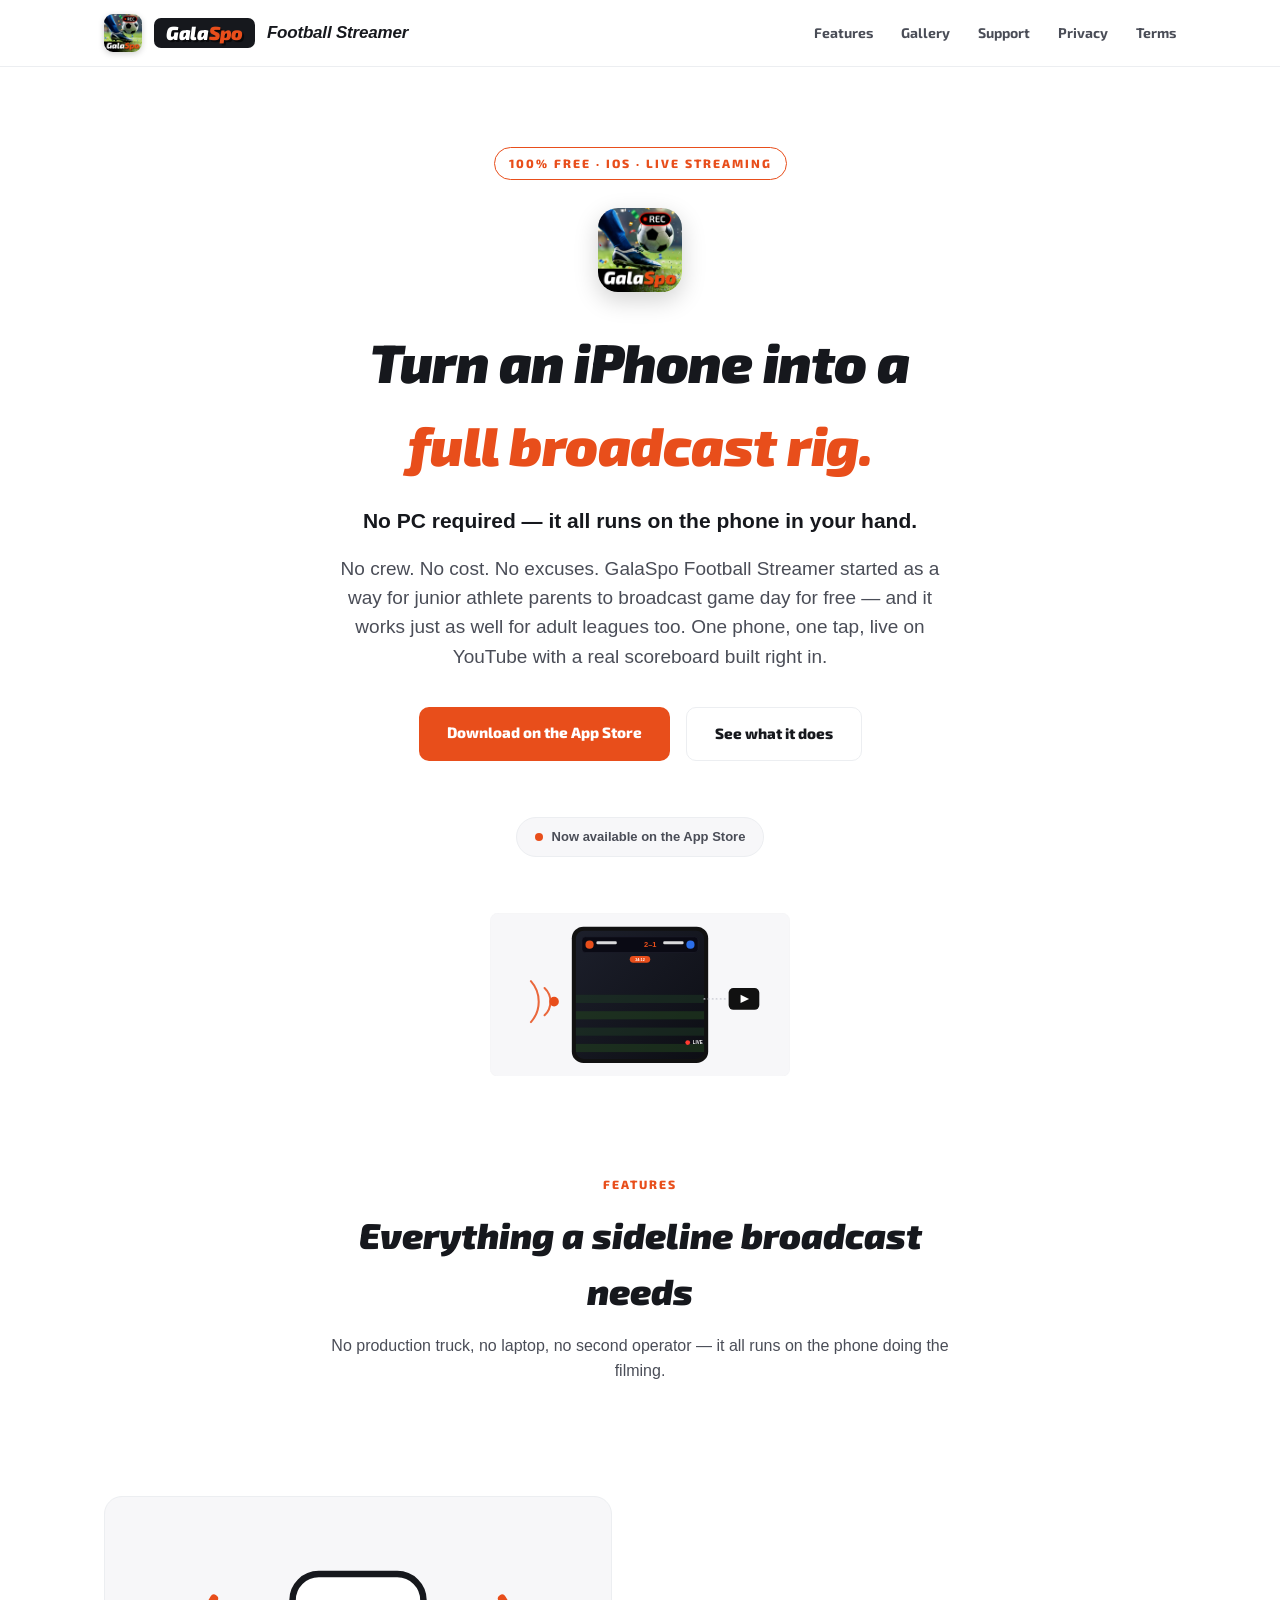
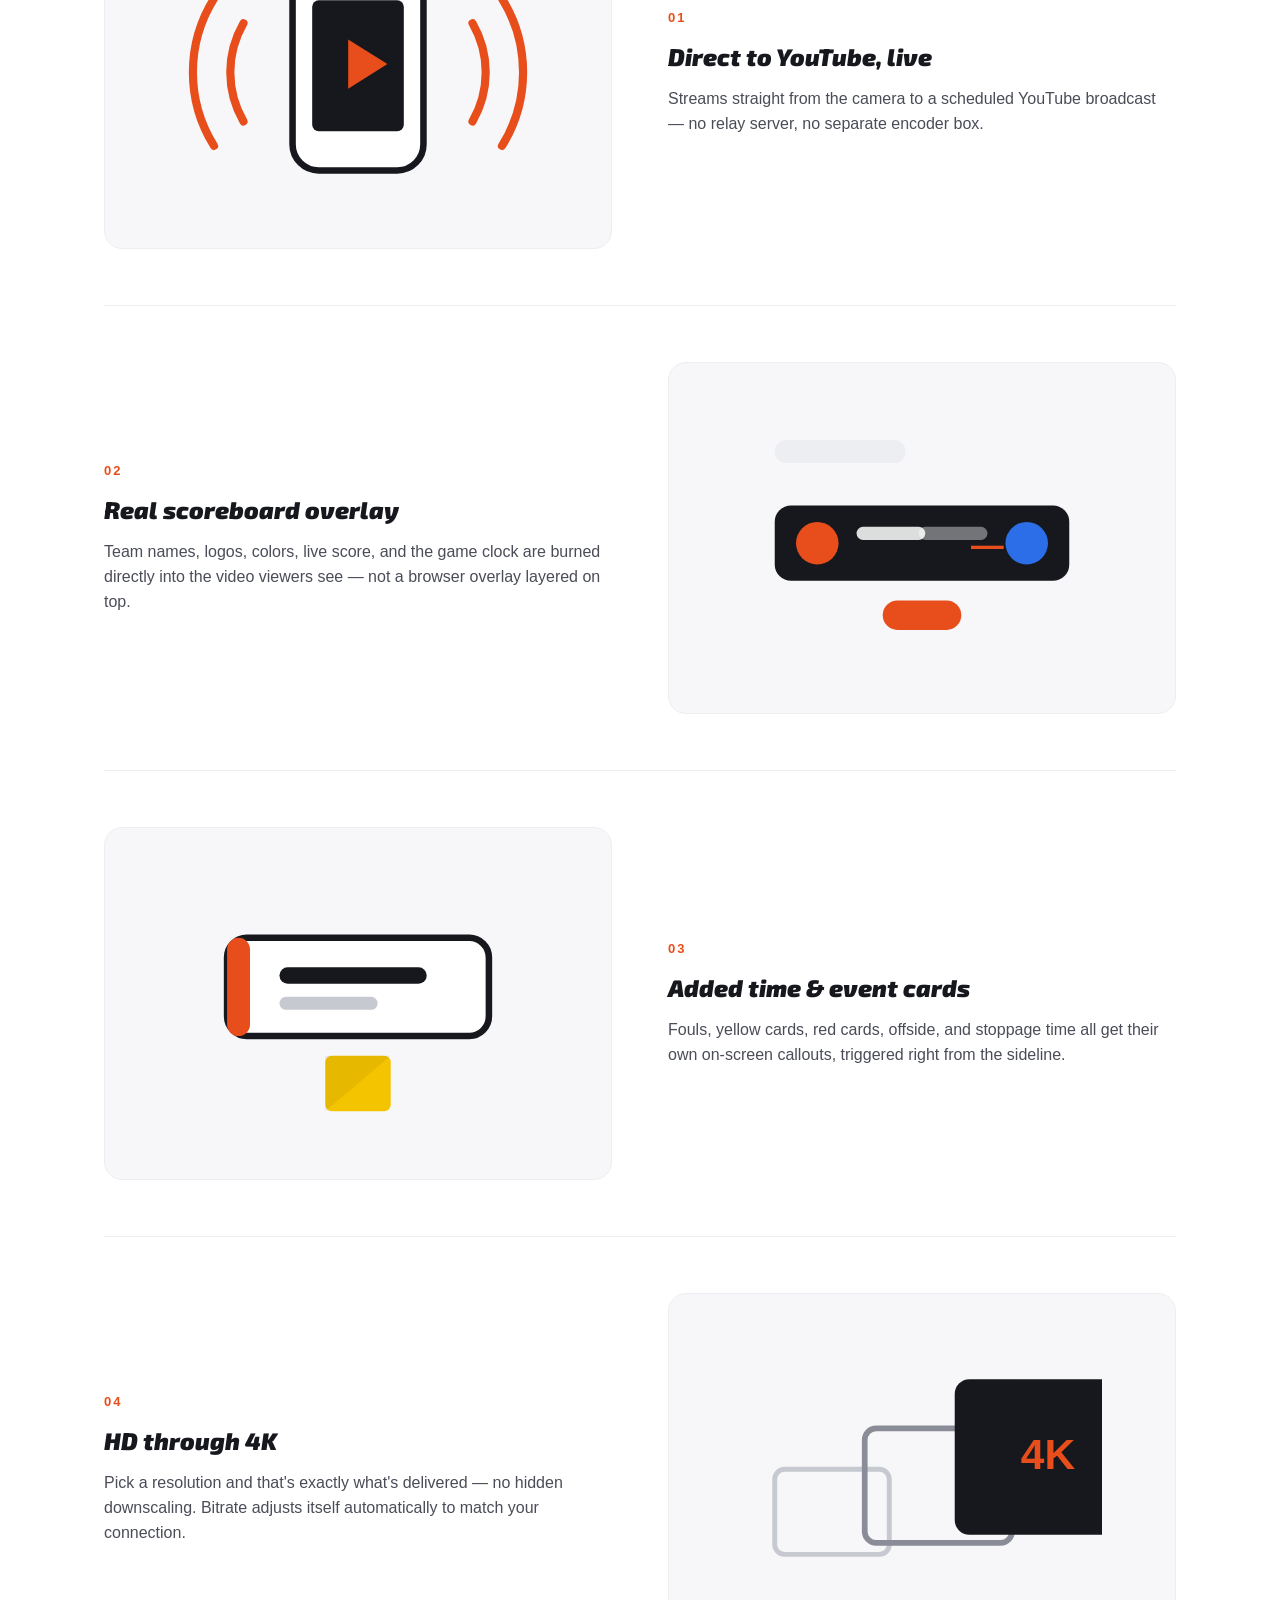
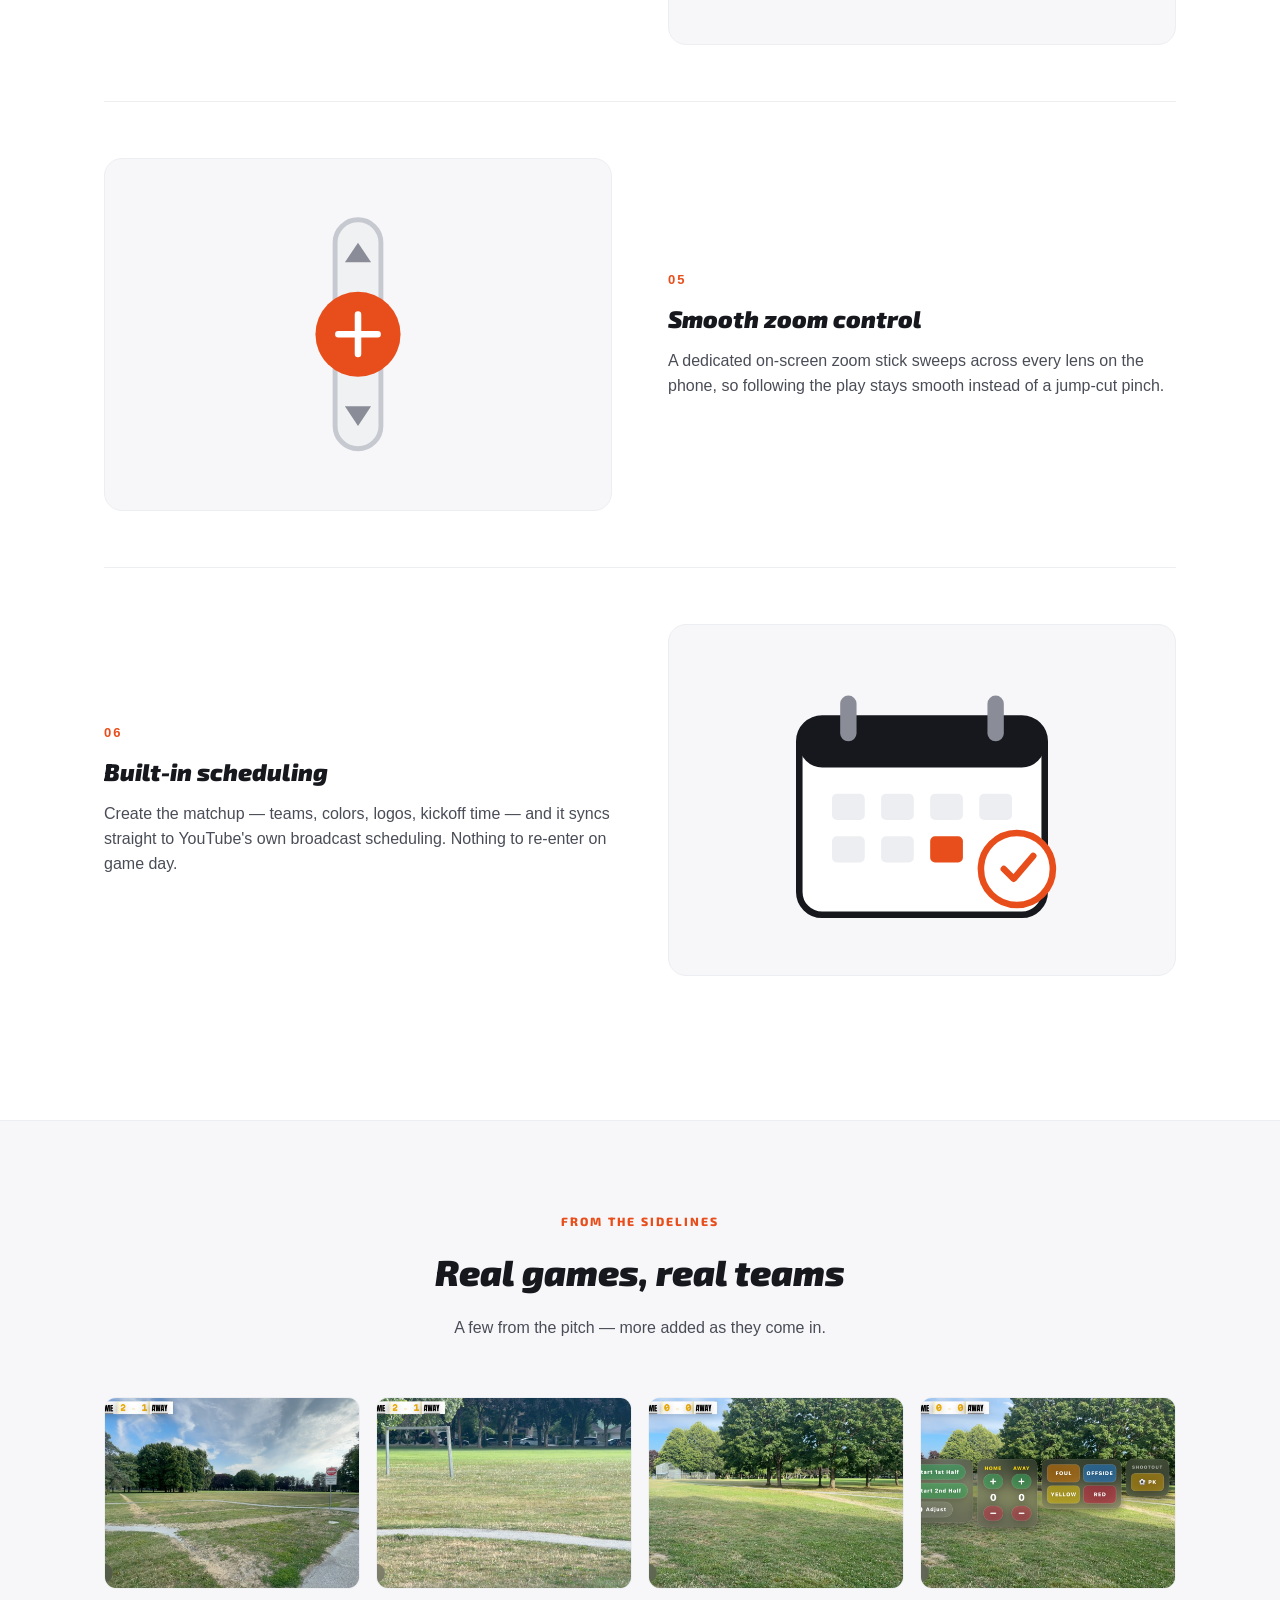
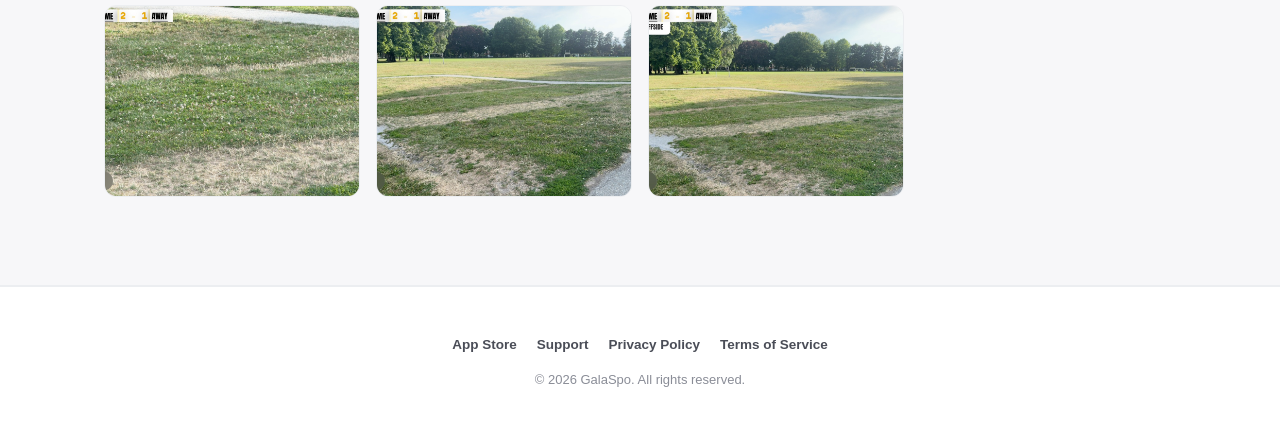
<file: index.html>
<!doctype html>
<html lang="en">
<head>
<meta charset="utf-8">
<meta name="viewport" content="width=device-width, initial-scale=1">
<meta name="color-scheme" content="only light">
<title>GalaSpo Football Streamer</title>
<meta name="description" content="GalaSpo Football Streamer is a free iPhone app that turns any phone into a full broadcast rig — live to YouTube with a real-time scoreboard overlay. Built for junior athlete parents, works great for adult leagues too.">
<meta property="og:site_name" content="GalaSpo Football Streamer">
<meta property="og:title" content="GalaSpo Football Streamer — Free Live Sports Broadcasting from an iPhone">
<meta property="og:description" content="GalaSpo Football Streamer is a free iPhone app that turns any phone into a full broadcast rig — live to YouTube with a real-time scoreboard overlay. Built for junior athlete parents, works great for adult leagues too.">
<meta property="og:type" content="website">
<meta property="og:url" content="https://stream.galaspo.com/">
<link rel="preconnect" href="https://fonts.googleapis.com">
<link rel="preconnect" href="https://fonts.gstatic.com" crossorigin>
<link href="https://fonts.googleapis.com/css2?family=Exo+2:ital,wght@0,700;0,900;1,900&display=swap" rel="stylesheet">
<link rel="icon" href="images/brand/favicon-32.png" sizes="32x32">
<link rel="icon" href="images/brand/favicon-16.png" sizes="16x16">
<link rel="apple-touch-icon" href="images/brand/favicon-180.png">
<link rel="stylesheet" href="styles.css">
<script type="application/ld+json">
{
  "@context": "https://schema.org",
  "@type": "MobileApplication",
  "name": "GalaSpo Football Streamer",
  "url": "https://stream.galaspo.com/",
  "operatingSystem": "iOS",
  "applicationCategory": "SportsApplication",
  "offers": { "@type": "Offer", "price": "0", "priceCurrency": "USD" },
  "installUrl": "https://apps.apple.com/ca/app/galaspo-football-streamer/id6788160697"
}
</script>
</head>
<body>

<header class="site">
  <nav class="site">
    <a class="brand" href="index.html" aria-label="GalaSpo Football Streamer home">
      <img class="app-icon" src="images/brand/app-icon-180.png" alt="GalaSpo Football Streamer app icon">
      <div class="logo-wordmark"><span class="gala">Gala</span><span class="spo">Spo</span></div>
      <span class="brand-suffix">Football Streamer</span>
    </a>
    <div class="links">
      <a href="#features">Features</a>
      <a href="#gallery">Gallery</a>
      <a href="support.html">Support</a>
      <a href="privacy.html">Privacy</a>
      <a href="terms.html">Terms</a>
    </div>
  </nav>
</header>

<section class="hero">
  <div class="wrap">
    <span class="eyebrow">100% Free · iOS · Live Streaming</span>
    <img class="hero-icon" src="images/brand/app-icon-180.png" alt="GalaSpo Football Streamer app icon">
    <h1>Turn an iPhone into a<br><span class="accent">full broadcast rig.</span></h1>
    <p class="punchline">No PC required — it all runs on the phone in your hand.</p>
    <p class="lead">
      No crew. No cost. No excuses. GalaSpo Football Streamer started as a way for junior athlete
      parents to broadcast game day for free — and it works just as well for adult
      leagues too. One phone, one tap, live on YouTube with a real scoreboard built
      right in.
    </p>
    <div class="cta-row">
      <a class="btn btn-primary" href="https://apps.apple.com/ca/app/galaspo-football-streamer/id6788160697">Download on the App Store</a>
      <a class="btn btn-secondary" href="#features">See what it does</a>
    </div>

    <div class="status-badge"><span class="status-dot"></span>Now available on the App Store</div>

    <div class="hero-image">
      <svg viewBox="0 0 880 480" xmlns="http://www.w3.org/2000/svg" role="img" aria-label="Phone broadcasting a live game with a scoreboard overlay">
        <defs>
          <linearGradient id="phoneScreen" x1="0" y1="0" x2="1" y2="1">
            <stop offset="0" stop-color="#1c1f2b"/>
            <stop offset="1" stop-color="#0d0e14"/>
          </linearGradient>
        </defs>
        <!-- backdrop card -->
        <rect x="0" y="0" width="880" height="480" rx="24" fill="#f7f7f9" stroke="#eceef1"/>
        <!-- phone body -->
        <rect x="240" y="40" width="400" height="400" rx="34" fill="#111" />
        <rect x="252" y="52" width="376" height="376" rx="24" fill="url(#phoneScreen)"/>
        <!-- pitch stripes -->
        <g opacity="0.5">
          <rect x="252" y="240" width="376" height="24" fill="#1e3a24"/>
          <rect x="252" y="288" width="376" height="24" fill="#24471f"/>
          <rect x="252" y="336" width="376" height="24" fill="#1e3a24"/>
          <rect x="252" y="384" width="376" height="24" fill="#24471f"/>
        </g>
        <!-- scoreboard bar -->
        <rect x="270" y="70" width="340" height="46" rx="10" fill="#0a0a14" stroke="#2a2a3a"/>
        <circle cx="292" cy="93" r="12" fill="#e84e1b"/>
        <rect x="312" y="83" width="60" height="9" rx="4" fill="#fff" opacity="0.85"/>
        <text x="470" y="101" text-anchor="middle" font-family="Exo 2, sans-serif" font-weight="900" font-size="22" fill="#e84e1b">2–1</text>
        <rect x="508" y="83" width="60" height="9" rx="4" fill="#fff" opacity="0.85"/>
        <circle cx="588" cy="93" r="12" fill="#2b6ee8"/>
        <!-- clock pill -->
        <rect x="410" y="126" width="60" height="20" rx="10" fill="#e84e1b"/>
        <text x="440" y="140" text-anchor="middle" font-family="Exo 2, sans-serif" font-weight="800" font-size="11" fill="#fff">34:12</text>
        <!-- rec dot -->
        <circle cx="580" cy="380" r="7" fill="#ff3b30"/>
        <text x="595" y="384" font-family="Exo 2, sans-serif" font-weight="800" font-size="13" fill="#fff">LIVE</text>
        <!-- broadcast waves left -->
        <g stroke="#e84e1b" stroke-width="6" fill="none" stroke-linecap="round" opacity="0.85">
          <path d="M120 200 A90 90 0 0 1 120 320"/>
          <path d="M160 220 A55 55 0 0 1 160 300"/>
        </g>
        <circle cx="188" cy="260" r="14" fill="#e84e1b"/>
        <!-- youtube-ish play target right -->
        <rect x="700" y="220" width="90" height="64" rx="14" fill="#111"/>
        <path d="M735 240 L735 264 L760 252 Z" fill="#fff"/>
        <path d="M628 252 C660 252 660 252 696 252" stroke="#c7c9d1" stroke-width="4" fill="none" stroke-dasharray="2 10" stroke-linecap="round"/>
      </svg>
    </div>
  </div>
</section>

<section id="features">
  <div class="wrap">
    <div class="section-head">
      <span class="kicker">Features</span>
      <h2>Everything a sideline broadcast needs</h2>
      <p>No production truck, no laptop, no second operator — it all runs on the phone doing the filming.</p>
    </div>

    <div class="feature-row">
      <div class="feature-media">
        <svg viewBox="0 0 220 180" xmlns="http://www.w3.org/2000/svg" role="img" aria-label="Broadcast icon">
          <rect x="70" y="30" width="80" height="120" rx="16" fill="#fff" stroke="#16181d" stroke-width="4"/>
          <rect x="82" y="46" width="56" height="80" rx="4" fill="#16181d"/>
          <path d="M104 70 L104 100 L128 85 Z" fill="#e84e1b"/>
          <g stroke="#e84e1b" stroke-width="5" fill="none" stroke-linecap="round">
            <path d="M40 60 A60 60 0 0 0 40 120"/>
            <path d="M22 45 A85 85 0 0 0 22 135"/>
          </g>
          <g stroke="#e84e1b" stroke-width="5" fill="none" stroke-linecap="round">
            <path d="M180 60 A60 60 0 0 1 180 120"/>
            <path d="M198 45 A85 85 0 0 1 198 135"/>
          </g>
        </svg>
      </div>
      <div class="feature-text">
        <span class="num">01</span>
        <h3>Direct to YouTube, live</h3>
        <p>Streams straight from the camera to a scheduled YouTube broadcast — no relay server, no separate encoder box.</p>
      </div>
    </div>

    <div class="feature-row reverse">
      <div class="feature-media">
        <svg viewBox="0 0 220 180" xmlns="http://www.w3.org/2000/svg" role="img" aria-label="Scoreboard overlay icon">
          <rect x="20" y="70" width="180" height="46" rx="10" fill="#16181d"/>
          <circle cx="46" cy="93" r="13" fill="#e84e1b"/>
          <rect x="70" y="83" width="42" height="8" rx="4" fill="#fff" opacity="0.85"/>
          <text x="150" y="101" text-anchor="middle" font-family="Exo 2, sans-serif" font-weight="900" font-size="20" fill="#e84e1b">—</text>
          <rect x="108" y="83" width="42" height="8" rx="4" fill="#fff" opacity="0.4"/>
          <circle cx="174" cy="93" r="13" fill="#2b6ee8"/>
          <rect x="86" y="128" width="48" height="18" rx="9" fill="#e84e1b"/>
          <rect x="20" y="30" width="80" height="14" rx="7" fill="#eceef1"/>
        </svg>
      </div>
      <div class="feature-text">
        <span class="num">02</span>
        <h3>Real scoreboard overlay</h3>
        <p>Team names, logos, colors, live score, and the game clock are burned directly into the video viewers see — not a browser overlay layered on top.</p>
      </div>
    </div>

    <div class="feature-row">
      <div class="feature-media">
        <svg viewBox="0 0 220 180" xmlns="http://www.w3.org/2000/svg" role="img" aria-label="Event card icon">
          <rect x="30" y="50" width="160" height="60" rx="12" fill="#fff" stroke="#16181d" stroke-width="4"/>
          <rect x="30" y="50" width="14" height="60" rx="7" fill="#e84e1b"/>
          <rect x="62" y="68" width="90" height="10" rx="5" fill="#16181d"/>
          <rect x="62" y="86" width="60" height="8" rx="4" fill="#c7c9d1"/>
          <rect x="90" y="122" width="40" height="34" rx="4" fill="#f5c400"/>
          <path d="M90 122 L130 122 L90 156 Z" fill="#00000010"/>
        </svg>
      </div>
      <div class="feature-text">
        <span class="num">03</span>
        <h3>Added time &amp; event cards</h3>
        <p>Fouls, yellow cards, red cards, offside, and stoppage time all get their own on-screen callouts, triggered right from the sideline.</p>
      </div>
    </div>

    <div class="feature-row reverse">
      <div class="feature-media">
        <svg viewBox="0 0 220 180" xmlns="http://www.w3.org/2000/svg" role="img" aria-label="Resolution icon">
          <rect x="20" y="90" width="70" height="52" rx="6" fill="none" stroke="#c7c9d1" stroke-width="3"/>
          <rect x="75" y="65" width="90" height="70" rx="7" fill="none" stroke="#8a8d97" stroke-width="3.5"/>
          <rect x="130" y="35" width="115" height="95" rx="9" fill="#16181d"/>
          <text x="187" y="90" text-anchor="middle" font-family="Exo 2, sans-serif" font-weight="900" font-size="26" fill="#e84e1b">4K</text>
        </svg>
      </div>
      <div class="feature-text">
        <span class="num">04</span>
        <h3>HD through 4K</h3>
        <p>Pick a resolution and that's exactly what's delivered — no hidden downscaling. Bitrate adjusts itself automatically to match your connection.</p>
      </div>
    </div>

    <div class="feature-row">
      <div class="feature-media">
        <svg viewBox="0 0 220 180" xmlns="http://www.w3.org/2000/svg" role="img" aria-label="Zoom control icon">
          <rect x="96" y="20" width="28" height="140" rx="14" fill="#f0f1f3" stroke="#c7c9d1" stroke-width="3"/>
          <path d="M110 34 L102 46 L118 46 Z" fill="#8a8d97"/>
          <path d="M110 146 L102 134 L118 134 Z" fill="#8a8d97"/>
          <circle cx="110" cy="90" r="26" fill="#e84e1b"/>
          <path d="M110 78 L110 102 M98 90 L122 90" stroke="#fff" stroke-width="4" stroke-linecap="round"/>
        </svg>
      </div>
      <div class="feature-text">
        <span class="num">05</span>
        <h3>Smooth zoom control</h3>
        <p>A dedicated on-screen zoom stick sweeps across every lens on the phone, so following the play stays smooth instead of a jump-cut pinch.</p>
      </div>
    </div>

    <div class="feature-row reverse">
      <div class="feature-media">
        <svg viewBox="0 0 220 180" xmlns="http://www.w3.org/2000/svg" role="img" aria-label="Scheduling icon">
          <rect x="35" y="40" width="150" height="120" rx="14" fill="#fff" stroke="#16181d" stroke-width="4"/>
          <rect x="35" y="40" width="150" height="30" rx="14" fill="#16181d"/>
          <rect x="60" y="26" width="10" height="28" rx="5" fill="#8a8d97"/>
          <rect x="150" y="26" width="10" height="28" rx="5" fill="#8a8d97"/>
          <g fill="#eceef1">
            <rect x="55" y="86" width="20" height="16" rx="3"/>
            <rect x="85" y="86" width="20" height="16" rx="3"/>
            <rect x="115" y="86" width="20" height="16" rx="3"/>
            <rect x="145" y="86" width="20" height="16" rx="3"/>
            <rect x="55" y="112" width="20" height="16" rx="3"/>
            <rect x="85" y="112" width="20" height="16" rx="3"/>
          </g>
          <rect x="115" y="112" width="20" height="16" rx="3" fill="#e84e1b"/>
          <circle cx="168" cy="132" r="22" fill="#fff" stroke="#e84e1b" stroke-width="4"/>
          <path d="M160 132 L166 138 L178 124" stroke="#e84e1b" stroke-width="4" fill="none" stroke-linecap="round" stroke-linejoin="round"/>
        </svg>
      </div>
      <div class="feature-text">
        <span class="num">06</span>
        <h3>Built-in scheduling</h3>
        <p>Create the matchup — teams, colors, logos, kickoff time — and it syncs straight to YouTube's own broadcast scheduling. Nothing to re-enter on game day.</p>
      </div>
    </div>
  </div>
</section>

<section id="gallery" class="gallery-section">
  <div class="wrap">
    <div class="section-head">
      <span class="kicker">From the sidelines</span>
      <h2>Real games, real teams</h2>
      <p>A few from the pitch — more added as they come in.</p>
    </div>
    <div class="gallery-grid" id="gallery-grid"></div>
  </div>
</section>

<footer class="site">
  <div class="links">
    <a href="https://apps.apple.com/ca/app/galaspo-football-streamer/id6788160697">App Store</a>
    <a href="support.html">Support</a>
    <a href="privacy.html">Privacy Policy</a>
    <a href="terms.html">Terms of Service</a>
  </div>
  &copy; <span id="year"></span> GalaSpo. All rights reserved.
</footer>

<script src="gallery-images.js"></script>
<script>
  document.getElementById("year").textContent = new Date().getFullYear();

  // Renders every configured photo, then pads out to a minimum grid size
  // with empty "add a photo" placeholders — see gallery-images.js for how
  // to add one.
  const MIN_SLOTS = 6;
  const grid = document.getElementById("gallery-grid");
  const images = (typeof GALLERY_IMAGES !== "undefined") ? GALLERY_IMAGES : [];

  images.forEach((src) => {
    const cell = document.createElement("div");
    cell.className = "gallery-item";
    const img = document.createElement("img");
    img.src = src;
    img.loading = "lazy";
    img.alt = "Game day photo";
    cell.appendChild(img);
    grid.appendChild(cell);
  });

  for (let i = images.length; i < MIN_SLOTS; i++) {
    const cell = document.createElement("div");
    cell.className = "gallery-empty";
    cell.textContent = "Photo coming soon";
    grid.appendChild(cell);
  }
</script>
</body>
</html>
</file>
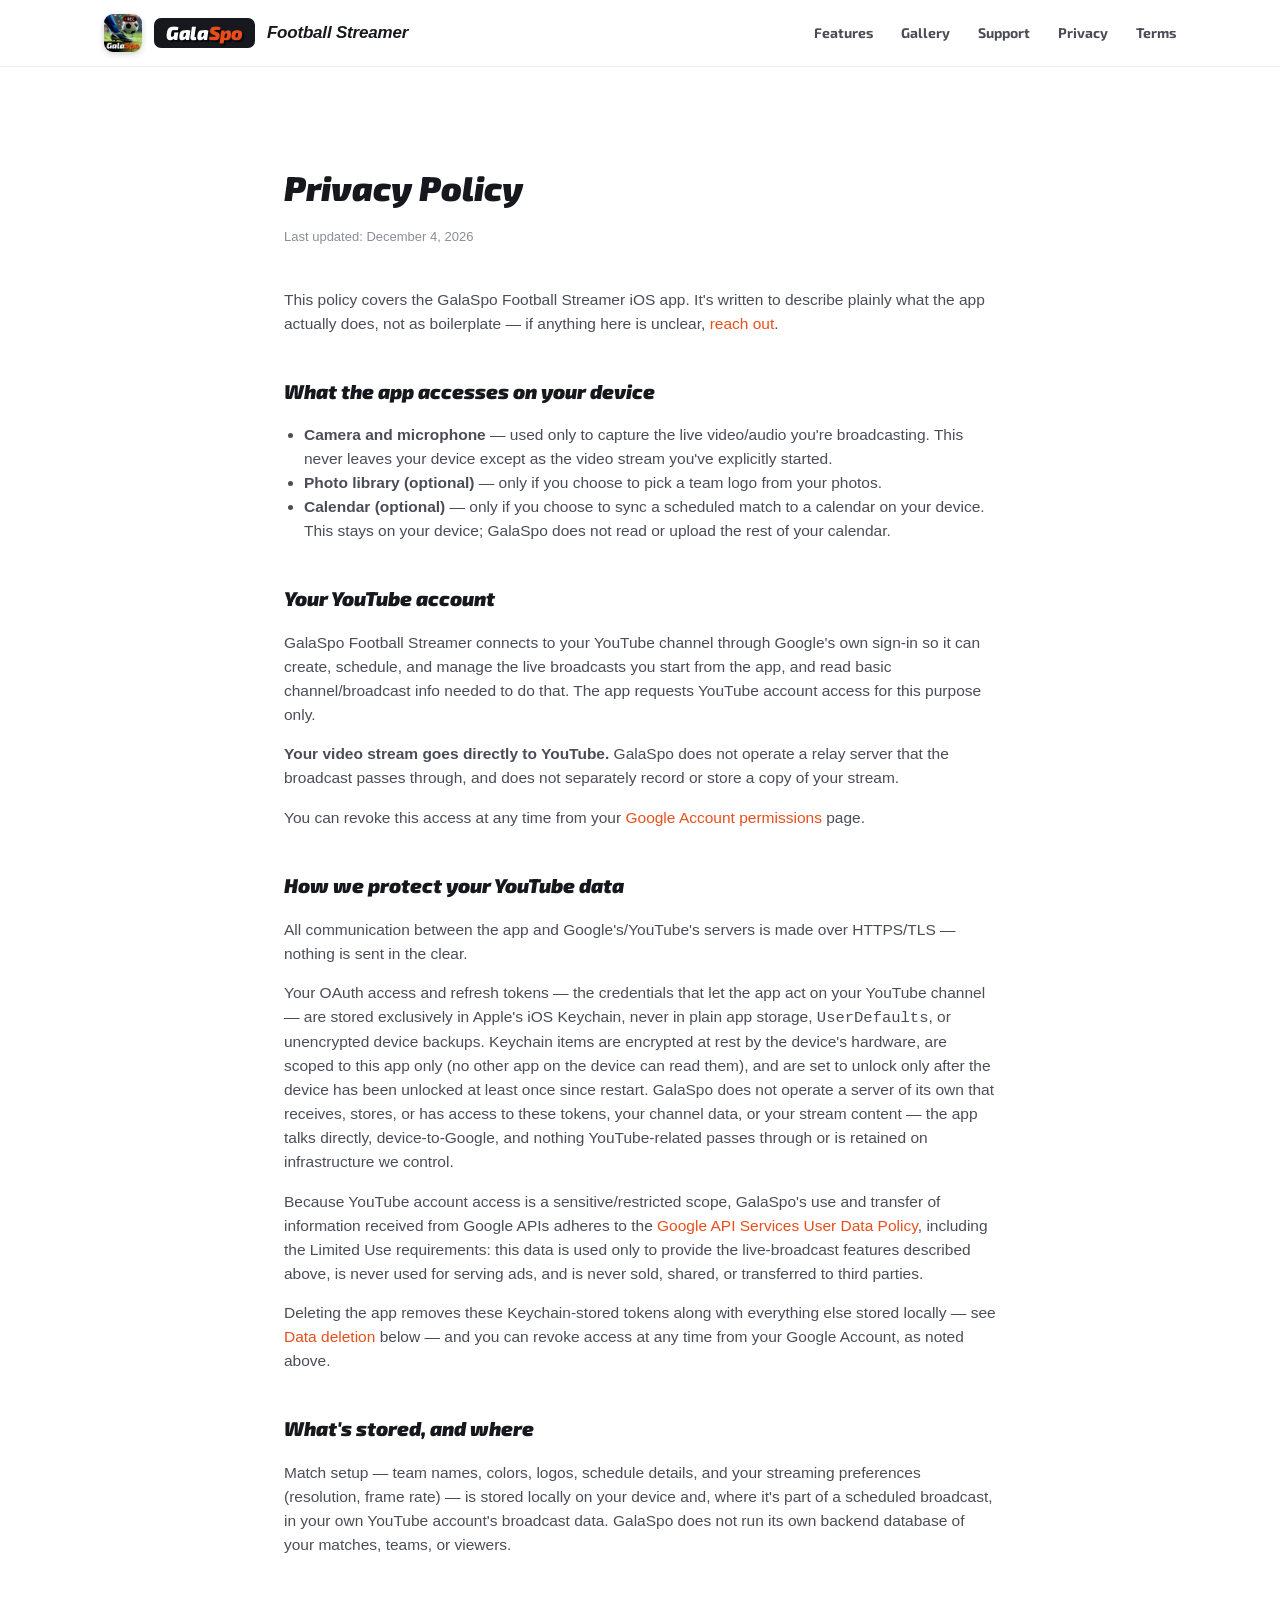
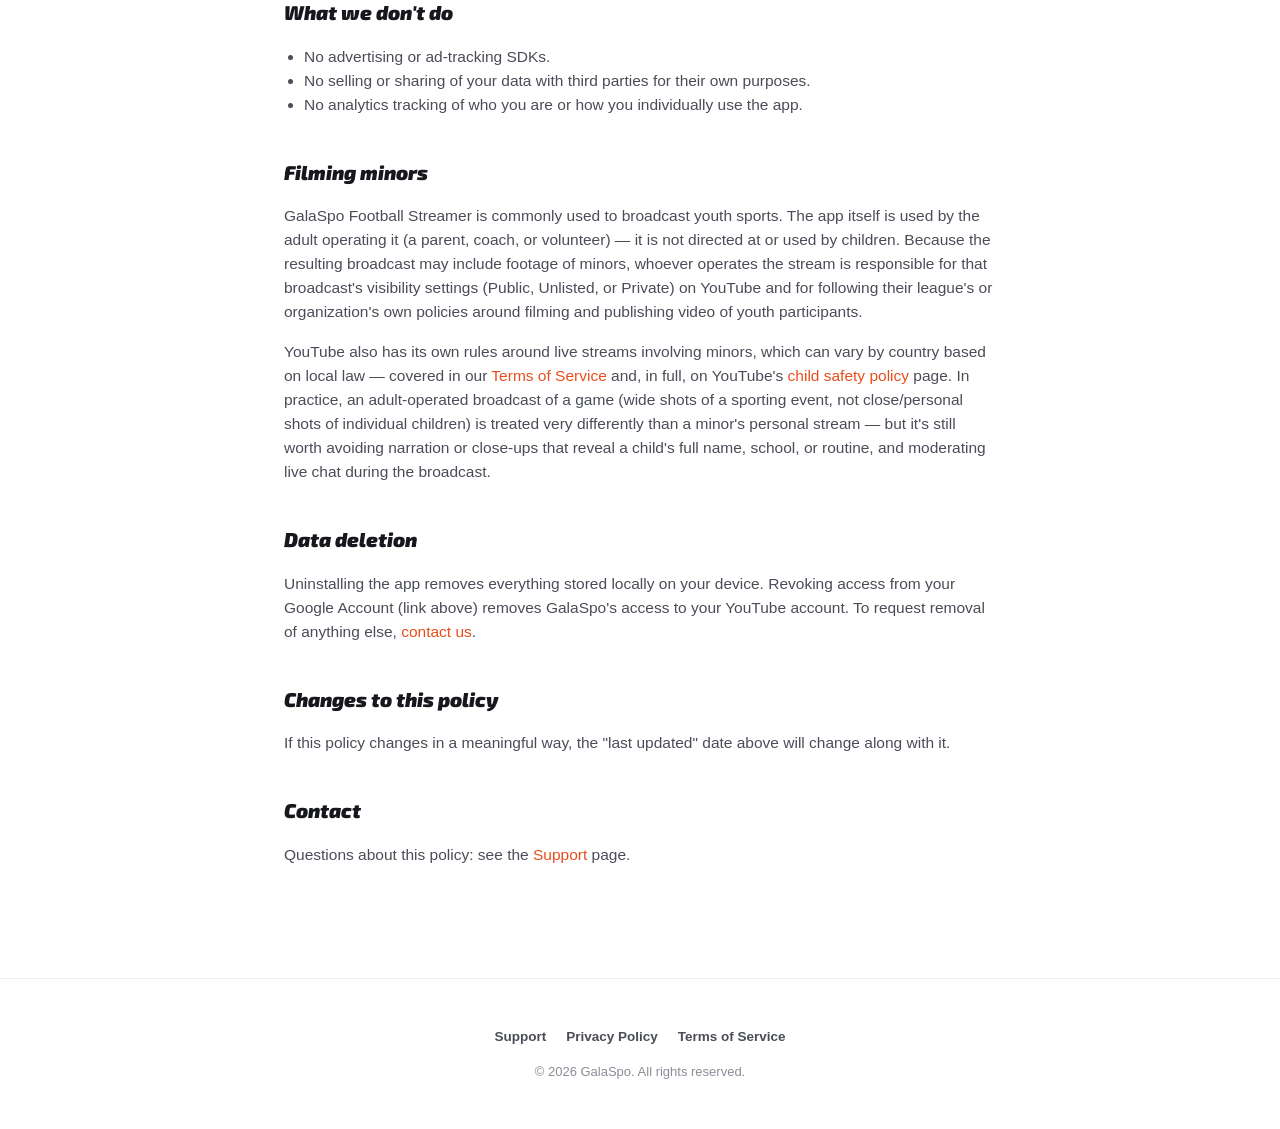
<file: privacy.html>
<!doctype html>
<html lang="en">
<head>
<meta charset="utf-8">
<meta name="viewport" content="width=device-width, initial-scale=1">
<meta name="color-scheme" content="only light">
<title>Privacy Policy — GalaSpo Football Streamer</title>
<link rel="preconnect" href="https://fonts.googleapis.com">
<link rel="preconnect" href="https://fonts.gstatic.com" crossorigin>
<link href="https://fonts.googleapis.com/css2?family=Exo+2:ital,wght@0,700;0,900;1,900&display=swap" rel="stylesheet">
<link rel="icon" href="images/brand/favicon-32.png" sizes="32x32">
<link rel="icon" href="images/brand/favicon-16.png" sizes="16x16">
<link rel="apple-touch-icon" href="images/brand/favicon-180.png">
<link rel="stylesheet" href="styles.css">
</head>
<body>

<header class="site">
  <nav class="site">
    <a class="brand" href="index.html" aria-label="GalaSpo Football Streamer home">
      <img class="app-icon" src="images/brand/app-icon-180.png" alt="GalaSpo Football Streamer app icon">
      <div class="logo-wordmark"><span class="gala">Gala</span><span class="spo">Spo</span></div>
      <span class="brand-suffix">Football Streamer</span>
    </a>
    <div class="links">
      <a href="index.html#features">Features</a>
      <a href="index.html#gallery">Gallery</a>
      <a href="support.html">Support</a>
      <a href="privacy.html">Privacy</a>
      <a href="terms.html">Terms</a>
    </div>
  </nav>
</header>

<div class="doc">
  <h1>Privacy Policy</h1>
  <p class="updated">Last updated: <span id="date"></span></p>

  <p>
    This policy covers the GalaSpo Football Streamer iOS app. It's written to describe
    plainly what the app actually does, not as boilerplate — if anything
    here is unclear, <a href="support.html">reach out</a>.
  </p>

  <h2>What the app accesses on your device</h2>
  <ul>
    <li><strong>Camera and microphone</strong> — used only to capture the live video/audio you're broadcasting. This never leaves your device except as the video stream you've explicitly started.</li>
    <li><strong>Photo library (optional)</strong> — only if you choose to pick a team logo from your photos.</li>
    <li><strong>Calendar (optional)</strong> — only if you choose to sync a scheduled match to a calendar on your device. This stays on your device; GalaSpo does not read or upload the rest of your calendar.</li>
  </ul>

  <h2>Your YouTube account</h2>
  <p>
    GalaSpo Football Streamer connects to your YouTube channel through Google's own
    sign-in so it can create, schedule, and manage the live broadcasts you
    start from the app, and read basic channel/broadcast info needed to do
    that. The app requests YouTube account access for this purpose only.
  </p>
  <p>
    <strong>Your video stream goes directly to YouTube.</strong> GalaSpo
    does not operate a relay server that the broadcast passes through, and
    does not separately record or store a copy of your stream.
  </p>
  <p>
    You can revoke this access at any time from your
    <a href="https://myaccount.google.com/permissions" target="_blank" rel="noopener">Google Account permissions</a>
    page.
  </p>

  <h2>How we protect your YouTube data</h2>
  <p>
    All communication between the app and Google's/YouTube's servers is
    made over HTTPS/TLS — nothing is sent in the clear.
  </p>
  <p>
    Your OAuth access and refresh tokens — the credentials that let the
    app act on your YouTube channel — are stored exclusively in Apple's
    iOS Keychain, never in plain app storage, <code>UserDefaults</code>,
    or unencrypted device backups. Keychain items are encrypted at rest
    by the device's hardware, are scoped to this app only (no other app
    on the device can read them), and are set to unlock only after the
    device has been unlocked at least once since restart. GalaSpo does
    not operate a server of its own that receives, stores, or has access
    to these tokens, your channel data, or your stream content — the app
    talks directly, device-to-Google, and nothing YouTube-related passes
    through or is retained on infrastructure we control.
  </p>
  <p>
    Because YouTube account access is a sensitive/restricted scope,
    GalaSpo's use and transfer of information received from Google APIs
    adheres to the
    <a href="https://developers.google.com/terms/api-services-user-data-policy" target="_blank" rel="noopener">Google API Services User Data Policy</a>,
    including the Limited Use requirements: this data is used only to
    provide the live-broadcast features described above, is never used
    for serving ads, and is never sold, shared, or transferred to third
    parties.
  </p>
  <p>
    Deleting the app removes these Keychain-stored tokens along with
    everything else stored locally — see <a href="#data-deletion">Data
    deletion</a> below — and you can revoke access at any time from your
    Google Account, as noted above.
  </p>

  <h2>What's stored, and where</h2>
  <p>
    Match setup — team names, colors, logos, schedule details, and your
    streaming preferences (resolution, frame rate) — is stored locally on
    your device and, where it's part of a scheduled broadcast, in your own
    YouTube account's broadcast data. GalaSpo does not run its own backend
    database of your matches, teams, or viewers.
  </p>

  <h2>What we don't do</h2>
  <ul>
    <li>No advertising or ad-tracking SDKs.</li>
    <li>No selling or sharing of your data with third parties for their own purposes.</li>
    <li>No analytics tracking of who you are or how you individually use the app.</li>
  </ul>

  <h2>Filming minors</h2>
  <p>
    GalaSpo Football Streamer is commonly used to broadcast youth sports. The app
    itself is used by the adult operating it (a parent, coach, or
    volunteer) — it is not directed at or used by children. Because the
    resulting broadcast may include footage of minors, whoever operates
    the stream is responsible for that broadcast's visibility settings
    (Public, Unlisted, or Private) on YouTube and for following their
    league's or organization's own policies around filming and publishing
    video of youth participants.
  </p>
  <p>
    YouTube also has its own rules around live streams involving minors,
    which can vary by country based on local law — covered in our
    <a href="terms.html">Terms of Service</a> and, in full, on YouTube's
    <a href="https://support.google.com/youtube/answer/2801999" target="_blank" rel="noopener">child safety policy</a> page.
    In practice, an adult-operated broadcast of a game (wide shots of a
    sporting event, not close/personal shots of individual children) is
    treated very differently than a minor's personal stream — but it's
    still worth avoiding narration or close-ups that reveal a child's full
    name, school, or routine, and moderating live chat during the
    broadcast.
  </p>

  <h2 id="data-deletion">Data deletion</h2>
  <p>
    Uninstalling the app removes everything stored locally on your device.
    Revoking access from your Google Account (link above) removes GalaSpo's
    access to your YouTube account. To request removal of anything else,
    <a href="support.html">contact us</a>.
  </p>

  <h2>Changes to this policy</h2>
  <p>
    If this policy changes in a meaningful way, the "last updated" date
    above will change along with it.
  </p>

  <h2>Contact</h2>
  <p>Questions about this policy: see the <a href="support.html">Support</a> page.</p>
</div>

<footer class="site">
  <div class="links">
    <a href="support.html">Support</a>
    <a href="privacy.html">Privacy Policy</a>
    <a href="terms.html">Terms of Service</a>
  </div>
  &copy; <span id="year"></span> GalaSpo. All rights reserved.
</footer>

<script>
  document.getElementById("year").textContent = new Date().getFullYear();
  document.getElementById("date").textContent = new Date().toLocaleDateString(undefined, { year: "numeric", month: "long", day: "numeric" });
</script>
</body>
</html>
</file>
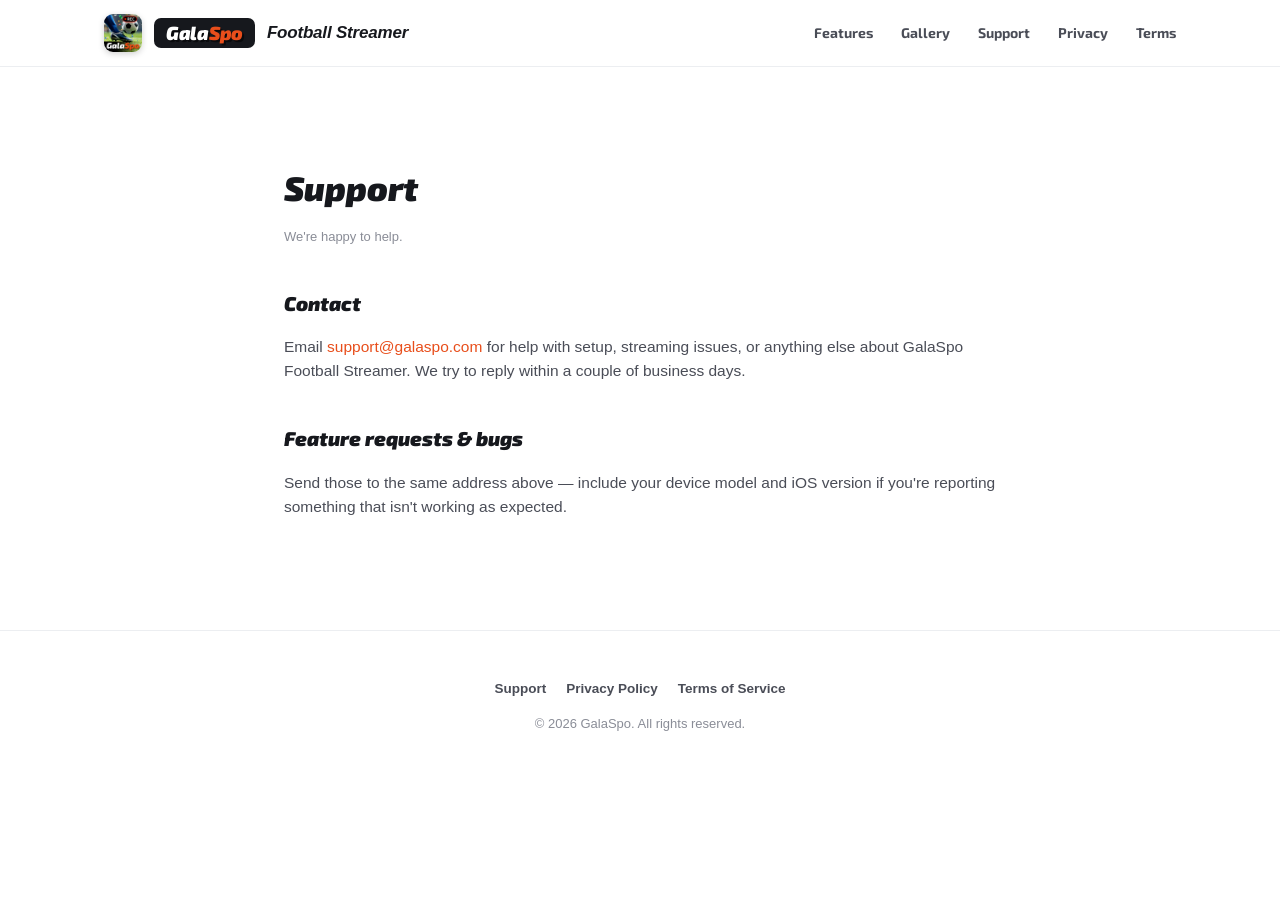
<file: support.html>
<!doctype html>
<html lang="en">
<head>
<meta charset="utf-8">
<meta name="viewport" content="width=device-width, initial-scale=1">
<meta name="color-scheme" content="only light">
<title>Support — GalaSpo Football Streamer</title>
<link rel="preconnect" href="https://fonts.googleapis.com">
<link rel="preconnect" href="https://fonts.gstatic.com" crossorigin>
<link href="https://fonts.googleapis.com/css2?family=Exo+2:ital,wght@0,700;0,900;1,900&display=swap" rel="stylesheet">
<link rel="icon" href="images/brand/favicon-32.png" sizes="32x32">
<link rel="icon" href="images/brand/favicon-16.png" sizes="16x16">
<link rel="apple-touch-icon" href="images/brand/favicon-180.png">
<link rel="stylesheet" href="styles.css">
</head>
<body>

<header class="site">
  <nav class="site">
    <a class="brand" href="index.html" aria-label="GalaSpo Football Streamer home">
      <img class="app-icon" src="images/brand/app-icon-180.png" alt="GalaSpo Football Streamer app icon">
      <div class="logo-wordmark"><span class="gala">Gala</span><span class="spo">Spo</span></div>
      <span class="brand-suffix">Football Streamer</span>
    </a>
    <div class="links">
      <a href="index.html#features">Features</a>
      <a href="index.html#gallery">Gallery</a>
      <a href="support.html">Support</a>
      <a href="privacy.html">Privacy</a>
      <a href="terms.html">Terms</a>
    </div>
  </nav>
</header>

<div class="doc">
  <h1>Support</h1>
  <p class="updated">We're happy to help.</p>

  <h2>Contact</h2>
  <p>
    Email <a href="mailto:support@galaspo.com">support@galaspo.com</a> for
    help with setup, streaming issues, or anything else about GalaSpo Football Streamer.
    We try to reply within a couple of business days.
  </p>

  <h2>Feature requests &amp; bugs</h2>
  <p>
    Send those to the same address above — include your device model and
    iOS version if you're reporting something that isn't working as
    expected.
  </p>
</div>

<footer class="site">
  <div class="links">
    <a href="support.html">Support</a>
    <a href="privacy.html">Privacy Policy</a>
    <a href="terms.html">Terms of Service</a>
  </div>
  &copy; <span id="year"></span> GalaSpo. All rights reserved.
</footer>

<script>
  document.getElementById("year").textContent = new Date().getFullYear();
</script>
</body>
</html>
</file>
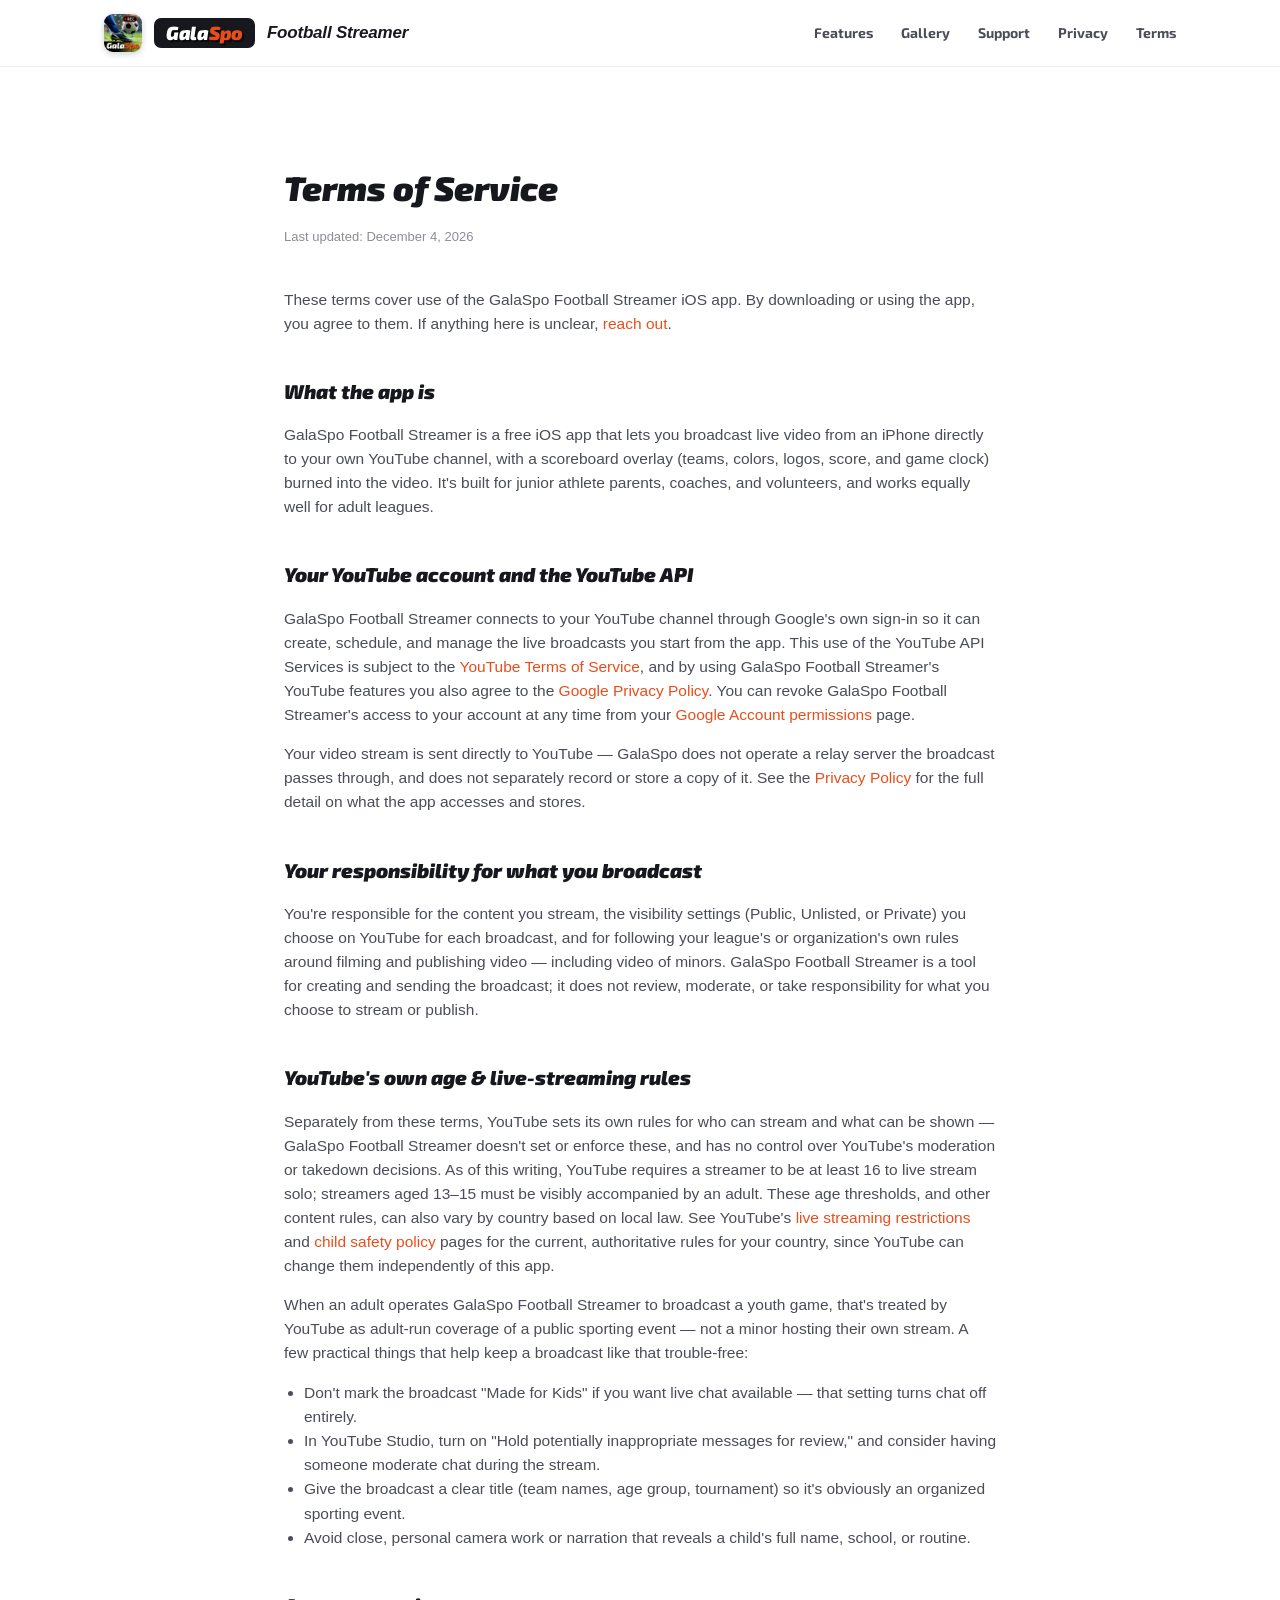
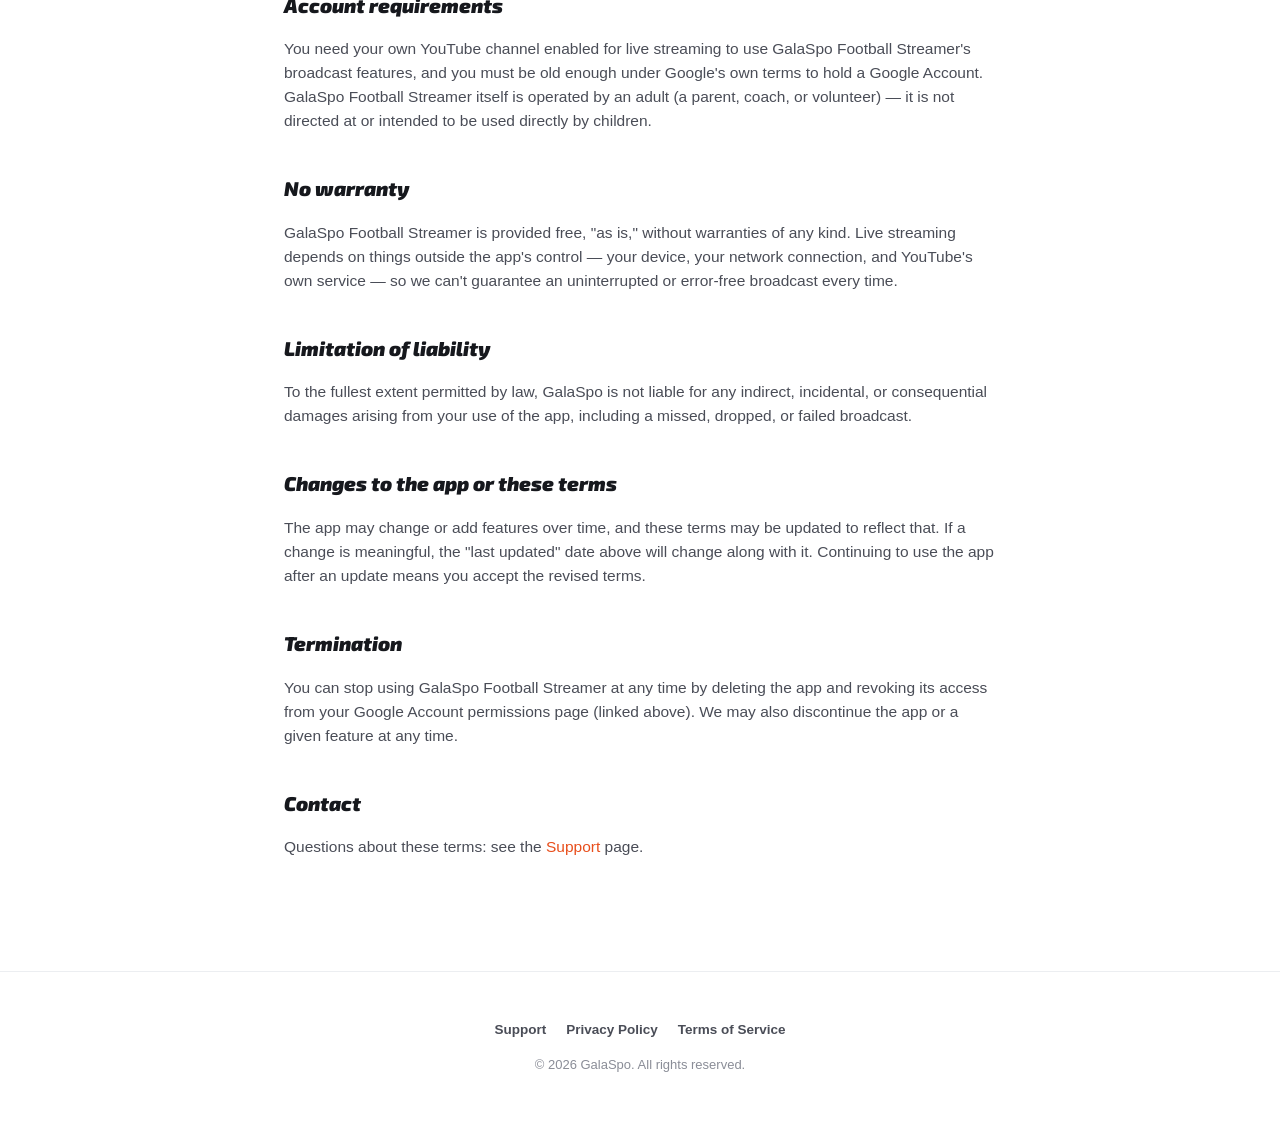
<file: terms.html>
<!doctype html>
<html lang="en">
<head>
<meta charset="utf-8">
<meta name="viewport" content="width=device-width, initial-scale=1">
<meta name="color-scheme" content="only light">
<title>Terms of Service — GalaSpo Football Streamer</title>
<link rel="preconnect" href="https://fonts.googleapis.com">
<link rel="preconnect" href="https://fonts.gstatic.com" crossorigin>
<link href="https://fonts.googleapis.com/css2?family=Exo+2:ital,wght@0,700;0,900;1,900&display=swap" rel="stylesheet">
<link rel="icon" href="images/brand/favicon-32.png" sizes="32x32">
<link rel="icon" href="images/brand/favicon-16.png" sizes="16x16">
<link rel="apple-touch-icon" href="images/brand/favicon-180.png">
<link rel="stylesheet" href="styles.css">
</head>
<body>

<header class="site">
  <nav class="site">
    <a class="brand" href="index.html" aria-label="GalaSpo Football Streamer home">
      <img class="app-icon" src="images/brand/app-icon-180.png" alt="GalaSpo Football Streamer app icon">
      <div class="logo-wordmark"><span class="gala">Gala</span><span class="spo">Spo</span></div>
      <span class="brand-suffix">Football Streamer</span>
    </a>
    <div class="links">
      <a href="index.html#features">Features</a>
      <a href="index.html#gallery">Gallery</a>
      <a href="support.html">Support</a>
      <a href="privacy.html">Privacy</a>
      <a href="terms.html">Terms</a>
    </div>
  </nav>
</header>

<div class="doc">
  <h1>Terms of Service</h1>
  <p class="updated">Last updated: <span id="date"></span></p>

  <p>
    These terms cover use of the GalaSpo Football Streamer iOS app. By downloading
    or using the app, you agree to them. If anything here is unclear,
    <a href="support.html">reach out</a>.
  </p>

  <h2>What the app is</h2>
  <p>
    GalaSpo Football Streamer is a free iOS app that lets you broadcast live video
    from an iPhone directly to your own YouTube channel, with a
    scoreboard overlay (teams, colors, logos, score, and game clock)
    burned into the video. It's built for junior athlete parents, coaches,
    and volunteers, and works equally well for adult leagues.
  </p>

  <h2>Your YouTube account and the YouTube API</h2>
  <p>
    GalaSpo Football Streamer connects to your YouTube channel through Google's own
    sign-in so it can create, schedule, and manage the live broadcasts you
    start from the app. This use of the YouTube API Services is subject
    to the <a href="https://www.youtube.com/t/terms" target="_blank" rel="noopener">YouTube Terms of Service</a>,
    and by using GalaSpo Football Streamer's YouTube features you also agree to the
    <a href="https://policies.google.com/privacy" target="_blank" rel="noopener">Google Privacy Policy</a>.
    You can revoke GalaSpo Football Streamer's access to your account at any time
    from your <a href="https://myaccount.google.com/permissions" target="_blank" rel="noopener">Google Account permissions</a> page.
  </p>
  <p>
    Your video stream is sent directly to YouTube — GalaSpo does not
    operate a relay server the broadcast passes through, and does not
    separately record or store a copy of it. See the
    <a href="privacy.html">Privacy Policy</a> for the full detail on what
    the app accesses and stores.
  </p>

  <h2>Your responsibility for what you broadcast</h2>
  <p>
    You're responsible for the content you stream, the visibility settings
    (Public, Unlisted, or Private) you choose on YouTube for each
    broadcast, and for following your league's or organization's own
    rules around filming and publishing video — including video of minors.
    GalaSpo Football Streamer is a tool for creating and sending the broadcast; it
    does not review, moderate, or take responsibility for what you choose
    to stream or publish.
  </p>

  <h2>YouTube's own age &amp; live-streaming rules</h2>
  <p>
    Separately from these terms, YouTube sets its own rules for who can
    stream and what can be shown — GalaSpo Football Streamer doesn't set or enforce
    these, and has no control over YouTube's moderation or takedown
    decisions. As of this writing, YouTube requires a streamer to be at
    least 16 to live stream solo; streamers aged 13–15 must be visibly
    accompanied by an adult. These age thresholds, and other content
    rules, can also vary by country based on local law. See YouTube's
    <a href="https://support.google.com/youtube/answer/2853834" target="_blank" rel="noopener">live streaming restrictions</a>
    and <a href="https://support.google.com/youtube/answer/2801999" target="_blank" rel="noopener">child safety policy</a>
    pages for the current, authoritative rules for your country, since
    YouTube can change them independently of this app.
  </p>
  <p>
    When an adult operates GalaSpo Football Streamer to broadcast a youth game, that's
    treated by YouTube as adult-run coverage of a public sporting event —
    not a minor hosting their own stream. A few practical things that help
    keep a broadcast like that trouble-free:
  </p>
  <ul>
    <li>Don't mark the broadcast "Made for Kids" if you want live chat available — that setting turns chat off entirely.</li>
    <li>In YouTube Studio, turn on "Hold potentially inappropriate messages for review," and consider having someone moderate chat during the stream.</li>
    <li>Give the broadcast a clear title (team names, age group, tournament) so it's obviously an organized sporting event.</li>
    <li>Avoid close, personal camera work or narration that reveals a child's full name, school, or routine.</li>
  </ul>

  <h2>Account requirements</h2>
  <p>
    You need your own YouTube channel enabled for live streaming to use
    GalaSpo Football Streamer's broadcast features, and you must be old enough under
    Google's own terms to hold a Google Account. GalaSpo Football Streamer itself is
    operated by an adult (a parent, coach, or volunteer) — it is not
    directed at or intended to be used directly by children.
  </p>

  <h2>No warranty</h2>
  <p>
    GalaSpo Football Streamer is provided free, "as is," without warranties of any
    kind. Live streaming depends on things outside the app's control —
    your device, your network connection, and YouTube's own service — so
    we can't guarantee an uninterrupted or error-free broadcast every time.
  </p>

  <h2>Limitation of liability</h2>
  <p>
    To the fullest extent permitted by law, GalaSpo is not liable for any
    indirect, incidental, or consequential damages arising from your use
    of the app, including a missed, dropped, or failed broadcast.
  </p>

  <h2>Changes to the app or these terms</h2>
  <p>
    The app may change or add features over time, and these terms may be
    updated to reflect that. If a change is meaningful, the "last updated"
    date above will change along with it. Continuing to use the app after
    an update means you accept the revised terms.
  </p>

  <h2>Termination</h2>
  <p>
    You can stop using GalaSpo Football Streamer at any time by deleting the app and
    revoking its access from your Google Account permissions page (linked
    above). We may also discontinue the app or a given feature at any time.
  </p>

  <h2>Contact</h2>
  <p>Questions about these terms: see the <a href="support.html">Support</a> page.</p>
</div>

<footer class="site">
  <div class="links">
    <a href="support.html">Support</a>
    <a href="privacy.html">Privacy Policy</a>
    <a href="terms.html">Terms of Service</a>
  </div>
  &copy; <span id="year"></span> GalaSpo. All rights reserved.
</footer>

<script>
  document.getElementById("year").textContent = new Date().getFullYear();
  document.getElementById("date").textContent = new Date().toLocaleDateString(undefined, { year: "numeric", month: "long", day: "numeric" });
</script>
</body>
</html>
</file>
<file: styles.css>
:root {
  --bg: #ffffff;
  --ink: #16181d;
  --ink-dim: #4a4d57;
  --ink-faint: #8a8d97;
  --orange: #e84e1b;
  --orange-dim: rgba(232, 78, 27, 0.12);
  --border: #eceef1;
  --panel: #f7f7f9;
  --max: 1120px;
}

* { box-sizing: border-box; }

/* Forces light rendering unconditionally — without this, a browser in
   system dark mode can still dark-style native chrome this page doesn't
   explicitly control (scrollbars, form control chrome, default focus
   rings) even though every background/text color below is already a
   hardcoded light-theme value, not a dark-mode-adaptive one. */
html { color-scheme: only light; }

html { scroll-behavior: smooth; }

body {
  margin: 0;
  font-family: -apple-system, BlinkMacSystemFont, "Segoe UI", Roboto, Helvetica, Arial, sans-serif;
  background: var(--bg);
  color: var(--ink);
  line-height: 1.55;
}

/* Headers/accents use Exo 2 throughout, per brand spec */
h1, h2, h3, .logo-wordmark, .kicker, .eyebrow, nav.site .links a, .btn {
  font-family: "Exo 2", -apple-system, BlinkMacSystemFont, sans-serif;
}

/* Headers specifically (not the kicker/eyebrow labels, nav links, or
   buttons above — those stay upright) are italic, matching the
   wordmark's own Black Italic treatment. Needs the actual italic font
   file loaded at whatever weight each header renders at (see each
   header's own font-weight below) — the <link> in every page's <head>
   was widened to cover this; without a matching italic weight loaded,
   the browser falls back to a synthetic slant instead of the real font. */
h1, h2, h3 {
  font-style: italic;
}

a { color: var(--orange); text-decoration: none; }
a:hover { text-decoration: underline; }

img { max-width: 100%; display: block; }

.wrap {
  max-width: var(--max);
  margin: 0 auto;
  padding: 0 24px;
}

/* Nav / logo */
header.site {
  position: sticky;
  top: 0;
  z-index: 10;
  background: rgba(255, 255, 255, 0.9);
  backdrop-filter: saturate(150%) blur(10px);
  border-bottom: 1px solid var(--border);
}

nav.site {
  display: flex;
  align-items: center;
  justify-content: space-between;
  padding: 14px 24px;
  max-width: var(--max);
  margin: 0 auto;
}

.brand {
  display: flex;
  align-items: center;
  gap: 12px;
  text-decoration: none;
  color: inherit;
}

.brand img.app-icon {
  width: 38px;
  height: 38px;
  border-radius: 9px;
  box-shadow: 0 2px 6px rgba(0, 0, 0, 0.18);
}

/* The wordmark: Exo 2 Black Italic, "Gala" white / "Spo" brand orange,
   on a dark chip — matches the real app icon's own wordmark treatment
   exactly (white text needs a dark backing to read on a white page). */
.logo-wordmark {
  font-weight: 900;
  font-style: italic;
  font-size: 19px;
  letter-spacing: -0.3px;
  background: var(--ink);
  padding: 5px 12px 6px;
  border-radius: 7px;
  line-height: 1;
}

.logo-wordmark .gala { color: #ffffff; }
.logo-wordmark .spo { color: var(--orange); }

.logo-wordmark,
.logo-wordmark .gala,
.logo-wordmark .spo {
  text-shadow: 2px 2px 0 rgba(0, 0, 0, 0.55);
}

/* Plain-text "Stream" suffix next to the wordmark chip — keeps the
   crafted logo asset itself untouched as "GalaSpo", while still giving
   both automated crawlers and human reviewers a visible, unstyled
   "GalaSpo Stream" reading for OAuth brand-verification matching. */
.brand-suffix {
  font-weight: 800;
  font-style: italic;
  font-size: 17px;
  color: var(--ink);
  letter-spacing: -0.2px;
}

/* Larger hero version of the same wordmark */
.logo-wordmark.lg {
  font-size: 34px;
  padding: 10px 20px 12px;
  border-radius: 11px;
  display: inline-block;
}
.logo-wordmark.lg, .logo-wordmark.lg .gala, .logo-wordmark.lg .spo {
  text-shadow: 3px 3px 0 rgba(0, 0, 0, 0.55);
}

nav.site .links {
  display: flex;
  gap: 28px;
  font-size: 14px;
  font-weight: 700;
}

nav.site .links a { color: var(--ink-dim); }
nav.site .links a:hover { color: var(--orange); text-decoration: none; }

/* Hero */
.hero {
  padding: 80px 24px 0;
  text-align: center;
}

/* Scoped to .hero specifically, not the shared .wrap class (used
   elsewhere for full-width grids that must NOT be flex-centered) —
   belt-and-suspenders centering for the hero's own children alongside
   each element's individual margin: 0 auto. */
.hero .wrap {
  display: flex;
  flex-direction: column;
  align-items: center;
}

.hero .wrap > * { max-width: 100%; }

.hero .eyebrow {
  display: inline-block;
  color: var(--orange);
  font-weight: 800;
  letter-spacing: 2px;
  font-size: 12px;
  text-transform: uppercase;
  border: 1px solid var(--orange);
  border-radius: 999px;
  padding: 6px 14px;
  margin-bottom: 28px;
}

.hero-icon {
  display: block;
  width: 84px;
  height: 84px;
  border-radius: 20px;
  margin: 0 auto 28px;
  box-shadow: 0 8px 24px rgba(0, 0, 0, 0.18);
}

.hero h1 {
  font-size: clamp(32px, 6vw, 54px);
  font-weight: 900;
  margin: 0 0 18px;
  letter-spacing: -0.5px;
  color: var(--ink);
}

.hero h1 .accent { color: var(--orange); }

.hero p.punchline {
  font-weight: 800;
  font-size: clamp(17px, 2.4vw, 21px);
  color: var(--ink);
  margin: 0 0 16px;
}

.hero p.lead {
  max-width: 620px;
  margin: 0 auto 36px;
  color: var(--ink-dim);
  font-size: clamp(16px, 2.2vw, 19px);
}

.cta-row {
  display: flex;
  gap: 16px;
  justify-content: center;
  flex-wrap: wrap;
  margin-bottom: 56px;
}

.btn {
  display: inline-block;
  padding: 14px 28px;
  border-radius: 10px;
  font-weight: 800;
  font-size: 15px;
  text-decoration: none;
}

.btn-primary {
  background: var(--orange);
  color: #fff;
}
.btn-primary:hover { background: #cf4416; text-decoration: none; }

.btn-secondary {
  background: transparent;
  color: var(--ink);
  border: 1px solid var(--border);
}
.btn-secondary:hover { border-color: var(--orange); text-decoration: none; color: var(--orange); }

.status-badge {
  display: inline-flex;
  align-items: center;
  gap: 9px;
  background: var(--panel);
  border: 1px solid var(--border);
  border-radius: 999px;
  padding: 9px 18px;
  font-size: 13px;
  font-weight: 700;
  color: var(--ink-dim);
  margin-bottom: 56px;
}

.status-dot {
  width: 8px;
  height: 8px;
  border-radius: 50%;
  background: var(--orange);
  flex: none;
  animation: status-pulse 2s ease-in-out infinite;
}

@keyframes status-pulse {
  0%, 100% { opacity: 1; }
  50% { opacity: 0.3; }
}

.hero-image {
  max-width: 880px;
  margin: 0 auto;
}
.hero-image img, .hero-image svg { width: 100%; height: auto; }

/* Sections */
section { padding: 88px 24px; }

.section-head {
  text-align: center;
  max-width: 640px;
  margin: 0 auto 56px;
}

.section-head .kicker {
  color: var(--orange);
  font-weight: 800;
  letter-spacing: 2px;
  font-size: 12px;
  text-transform: uppercase;
}

.section-head h2 {
  font-size: clamp(26px, 4vw, 36px);
  margin: 10px 0 12px;
  font-weight: 900;
  color: var(--ink);
}

.section-head p {
  color: var(--ink-dim);
  font-size: 16px;
}

/* Image-heavy alternating feature rows */
.feature-row {
  display: grid;
  grid-template-columns: 1fr 1fr;
  gap: 56px;
  align-items: center;
  padding: 56px 0;
  border-bottom: 1px solid var(--border);
}

.feature-row:last-child { border-bottom: none; }

.feature-row.reverse .feature-media { order: 2; }
.feature-row.reverse .feature-text { order: 1; }

@media (max-width: 780px) {
  .feature-row, .feature-row.reverse .feature-media, .feature-row.reverse .feature-text {
    grid-template-columns: 1fr;
    order: initial;
  }
  .feature-row { grid-template-columns: 1fr; gap: 28px; }
}

.feature-media {
  background: var(--panel);
  border: 1px solid var(--border);
  border-radius: 18px;
  padding: 28px;
  display: flex;
  align-items: center;
  justify-content: center;
}

.feature-media svg { width: 100%; height: auto; max-width: 360px; }

.feature-text .num {
  color: var(--orange);
  font-weight: 900;
  font-size: 13px;
  letter-spacing: 2px;
  margin-bottom: 10px;
  display: block;
}

.feature-text h3 {
  font-size: 24px;
  font-weight: 900;
  margin: 0 0 12px;
  color: var(--ink);
}

.feature-text p {
  color: var(--ink-dim);
  font-size: 16px;
  margin: 0;
}

/* Gallery */
.gallery-section { background: var(--panel); border-top: 1px solid var(--border); border-bottom: 1px solid var(--border); }

.gallery-grid {
  display: grid;
  grid-template-columns: repeat(auto-fill, minmax(220px, 1fr));
  gap: 16px;
}

.gallery-item {
  aspect-ratio: 4 / 3;
  border-radius: 12px;
  overflow: hidden;
  border: 1px solid var(--border);
  background: #fff;
}

.gallery-item img {
  width: 100%;
  height: 100%;
  object-fit: cover;
}

.gallery-empty {
  aspect-ratio: 4 / 3;
  border-radius: 12px;
  border: 1.5px dashed #d7d9de;
  display: flex;
  align-items: center;
  justify-content: center;
  text-align: center;
  color: var(--ink-faint);
  font-size: 13px;
  padding: 16px;
  background: #fff;
}

/* Footer */
footer.site {
  padding: 48px 24px;
  border-top: 1px solid var(--border);
  text-align: center;
  color: var(--ink-faint);
  font-size: 13px;
}

footer.site .links {
  display: flex;
  gap: 20px;
  justify-content: center;
  margin-bottom: 14px;
  font-size: 13.5px;
  font-weight: 700;
}

footer.site .links a { color: var(--ink-dim); }
footer.site .links a:hover { color: var(--orange); }

/* Simple content pages (privacy/support) */
.doc {
  max-width: 760px;
  margin: 0 auto;
  padding: 72px 24px 96px;
}

.doc h1 { font-size: 34px; font-weight: 900; margin-bottom: 6px; color: var(--ink); }
.doc .updated { color: var(--ink-faint); font-size: 13px; margin-bottom: 40px; }
.doc h2 { font-size: 20px; font-weight: 900; margin-top: 40px; color: var(--ink); }
.doc p, .doc li { color: var(--ink-dim); font-size: 15.5px; }
.doc ul { padding-left: 20px; }
</file>
